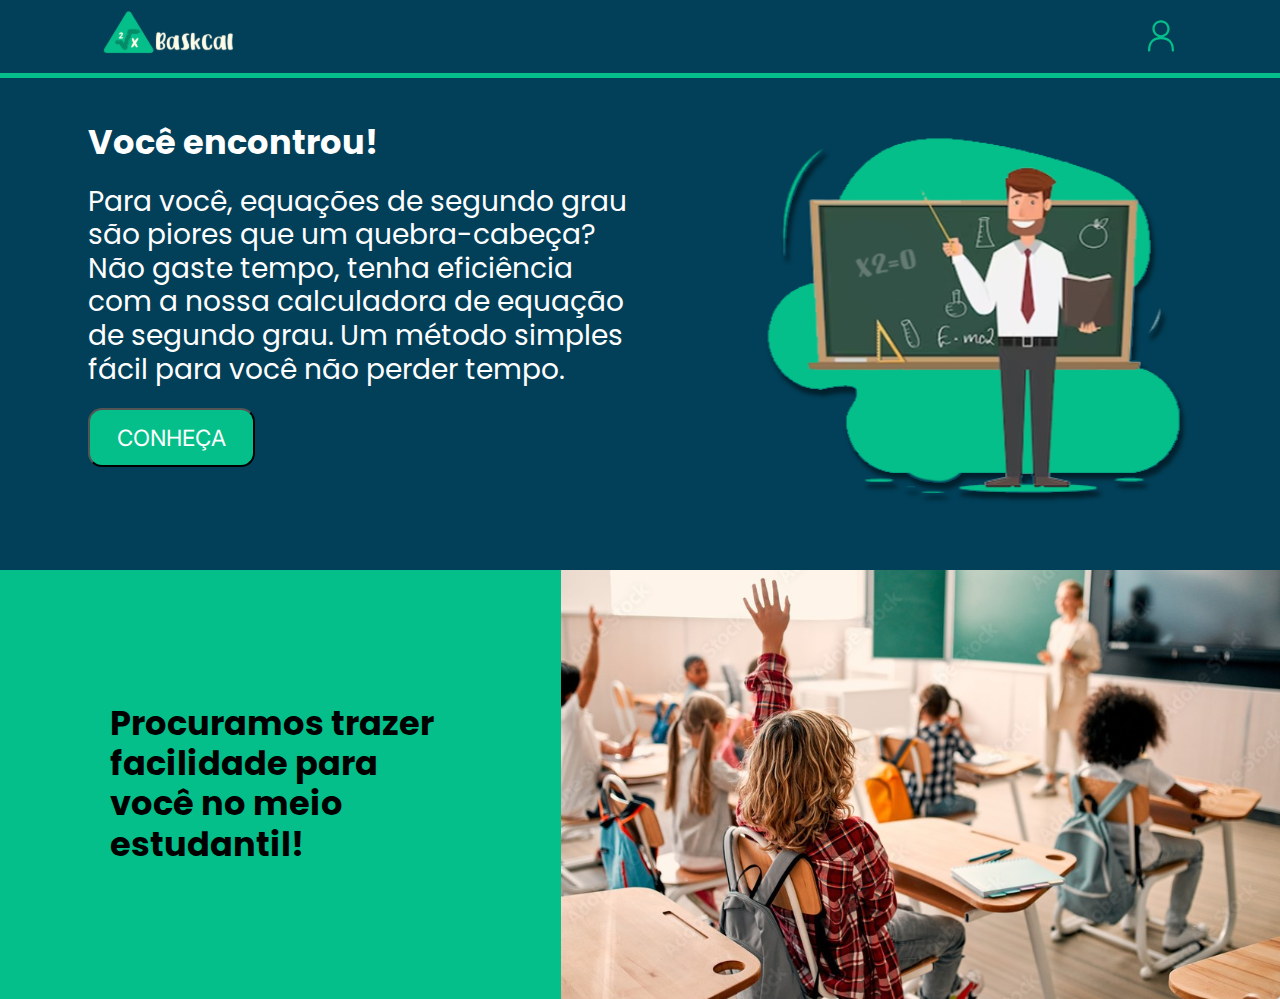
<file: Trabalho Interdiciplinar 1° Semestre ETEC - HAS/index.html>
<!DOCTYPE html>
<html lang="pt-br">
<head>

    <meta charset="UTF-8">
    <meta name="viewport" content="width=device-width, initial-scale=1.0">

    <title>BaskCal</title>

    <link rel="stylesheet" href="css/style.css">
    <link rel="shortcut icon" href="img/logoIcon.svg" type="image/x-icon">
    <script src="js/drodown.js" defer></script>
</head>
<body>

    <nav class="menu">
        <div>
            <img class="logo-backal" src="img/baskhaIcon.svg" alt="">
        </div>
        <div>
            <button id="dropDownBtn" class="dropbtn"></button>

        </div>
    </nav>
    <div class="dropdown">
        <div id="myDropdown" class="dropdown-content">
            <img class="dropdownImage" src="img/dropdown.svg" alt="">
            <div class="drpDownTexto">
                Não é possivel acessar sua conta no momento.
            </div>
        </div>
    </div>

    <div class="content">
        <div class="content_txtAlign">
            <div class="titulo">
                Você encontrou!
            </div> 
            <div class="conteudo">
                Para você, equações de segundo grau são piores que um quebra-cabeça?
                Não gaste tempo, tenha eficiência com a nossa calculadora de equação de segundo grau. 
                Um método simples fácil para você não perder tempo.
            </div>
            <a href="calculadora.html">
                <button class="nextBtn">
                <span class="conheca">CONHEÇA</span> 
                </button>
            </a>
        </div>
        <div class="imagemPessoa">
            <img class="img" src="img/pessoa.svg" alt="">
        </div>
    </div>

    <footer class="container">
            <div class="textoRodape">
                Procuramos trazer <br> facilidade para <br> você no meio <br> estudantil!
            </div>
            <img src="img/imagemRodape.svg" alt="">
    </footer>

</body>
</html>
</file>
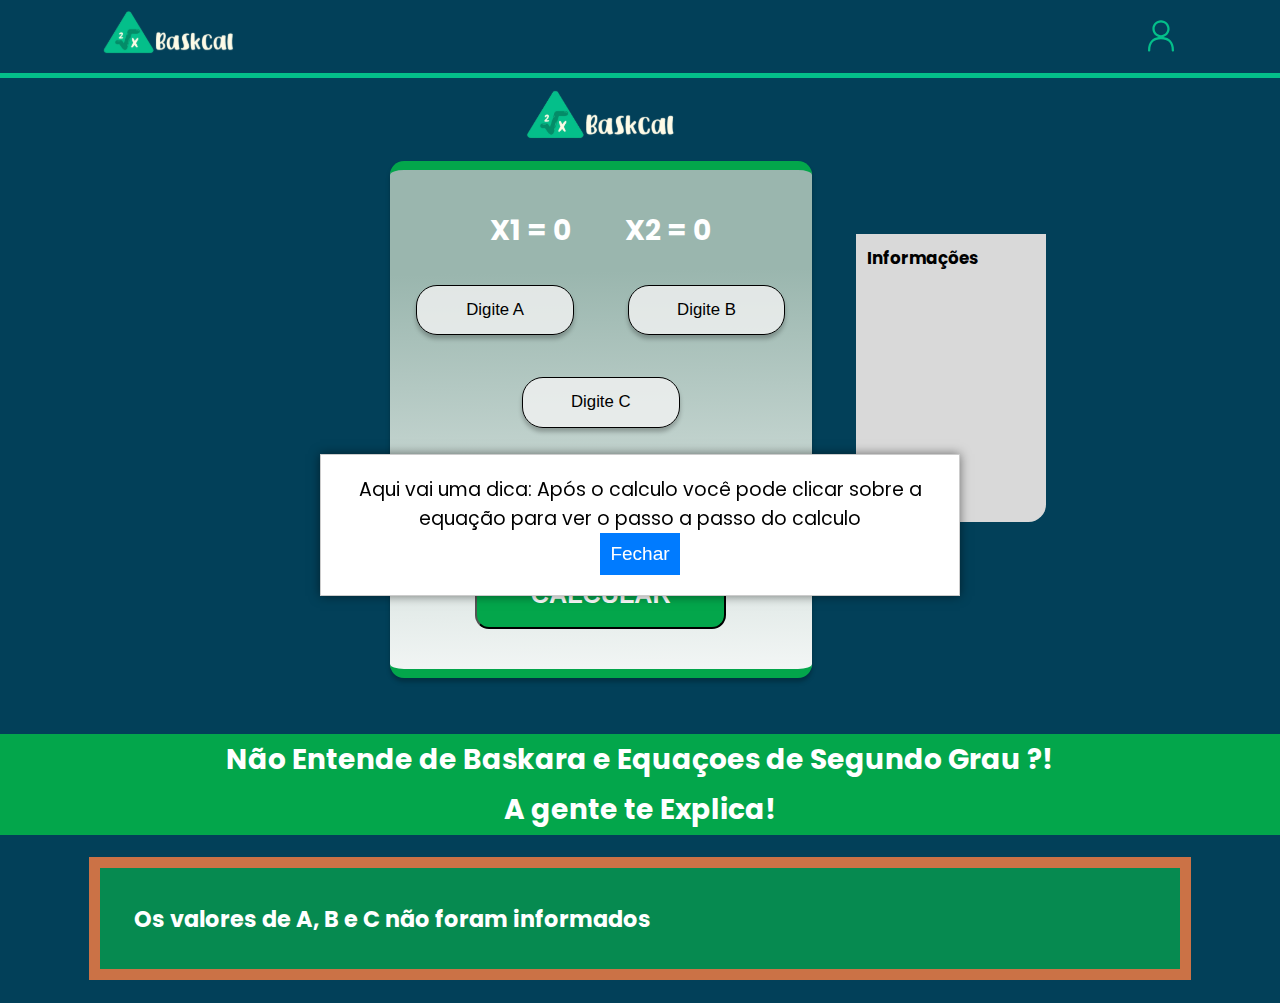
<file: Trabalho Interdiciplinar 1° Semestre ETEC - HAS/calculadora.html>
<!DOCTYPE html>
<html lang="pt-br">
<head>
    <meta charset="UTF-8">
    <meta name="viewport" content="width=device-width, initial-scale=1.0">

    <title>calculadora</title>

    <link rel="stylesheet" href="css/style2.css">
    <script src="js/script.js" defer></script>
    <script src="js/drodown.js" defer></script>
    <link rel="shortcut icon" href="img/logoIcon.svg" type="image/x-icon">
</head>
<body>

    <div class="coach-mark" id="coachMark">
        <p>
            Aqui vai uma dica: Após o calculo você pode clicar sobre a equação para ver o passo a passo do calculo
        </p>
        <button onclick="fecharCoachMark()">Fechar</button>
    </div>


    <nav class="menu">
        <div>
            <div><a href="index.html"><img class="logo-backal" src="img/baskhaIcon.svg" alt=""></a></div>
        </div>
        <div>
            <button id="dropDownBtn" class="dropbtn"></button>

        </div>
    </nav>
    <div class="dropdown">
        <div id="myDropdown" class="dropdown-content">
            <img class="dropdownImage" src="img/dropdown.svg" alt="">
            <div class="drpDownTexto">
                Não é possivel acessar sua conta no momento.
            </div>
        </div>
    </div>

    <div class="centerItens">
        <div class="calcAlign">

            <div class="logo" id="logo"><a href="index.html"><img src="img/baskhaIcon.svg" alt=""></a></div>

            <div class="internFrame">
                <span class="x" id="x1Resp">X1 = 0</span>
                <span class="x" id="x2Resp">X2 = 0</span>

                <input type="text" class="btn" id="aValue" placeholder="Digite A">
                <input type="text" class="btn" id="bValue" placeholder="Digite B">
                <input type="text" class="btn" id="cValue" placeholder="Digite C">

                <div class="txt" id="expArit">
                    <span id="express">Expressão aritimetica</span> <br>
                    <br>
                    <span id="delta">Valor delta</span> <br>
                </div>

                <button class="calcBtn" id="calcBtn"><span class="btnTxt">CALCULAR</span></button>

            </div>

        </div>
        <div class="info" id="info">Informações</div>
    </div>

    <div class="page2" id="page2">
        Não Entende de Baskara e Equaçoes de Segundo Grau ?! <br/>
        <br/>
        A gente te Explica!
    </div>

    <div class="lousa">
        <div class="lousa_texto">
            <div id="deltaLousa">
                Os valores de A, B e C não foram informados
            </div>
            <div id="baskLousa">

            </div>
            <div class="xSideBySide">
                <div id="x1Pos">
                </div>
                <div id="x2Pos">
                </div>
            </div>
            <span id="xResp"></span>
        </div>
    </div>
</body>
</html>
</file>
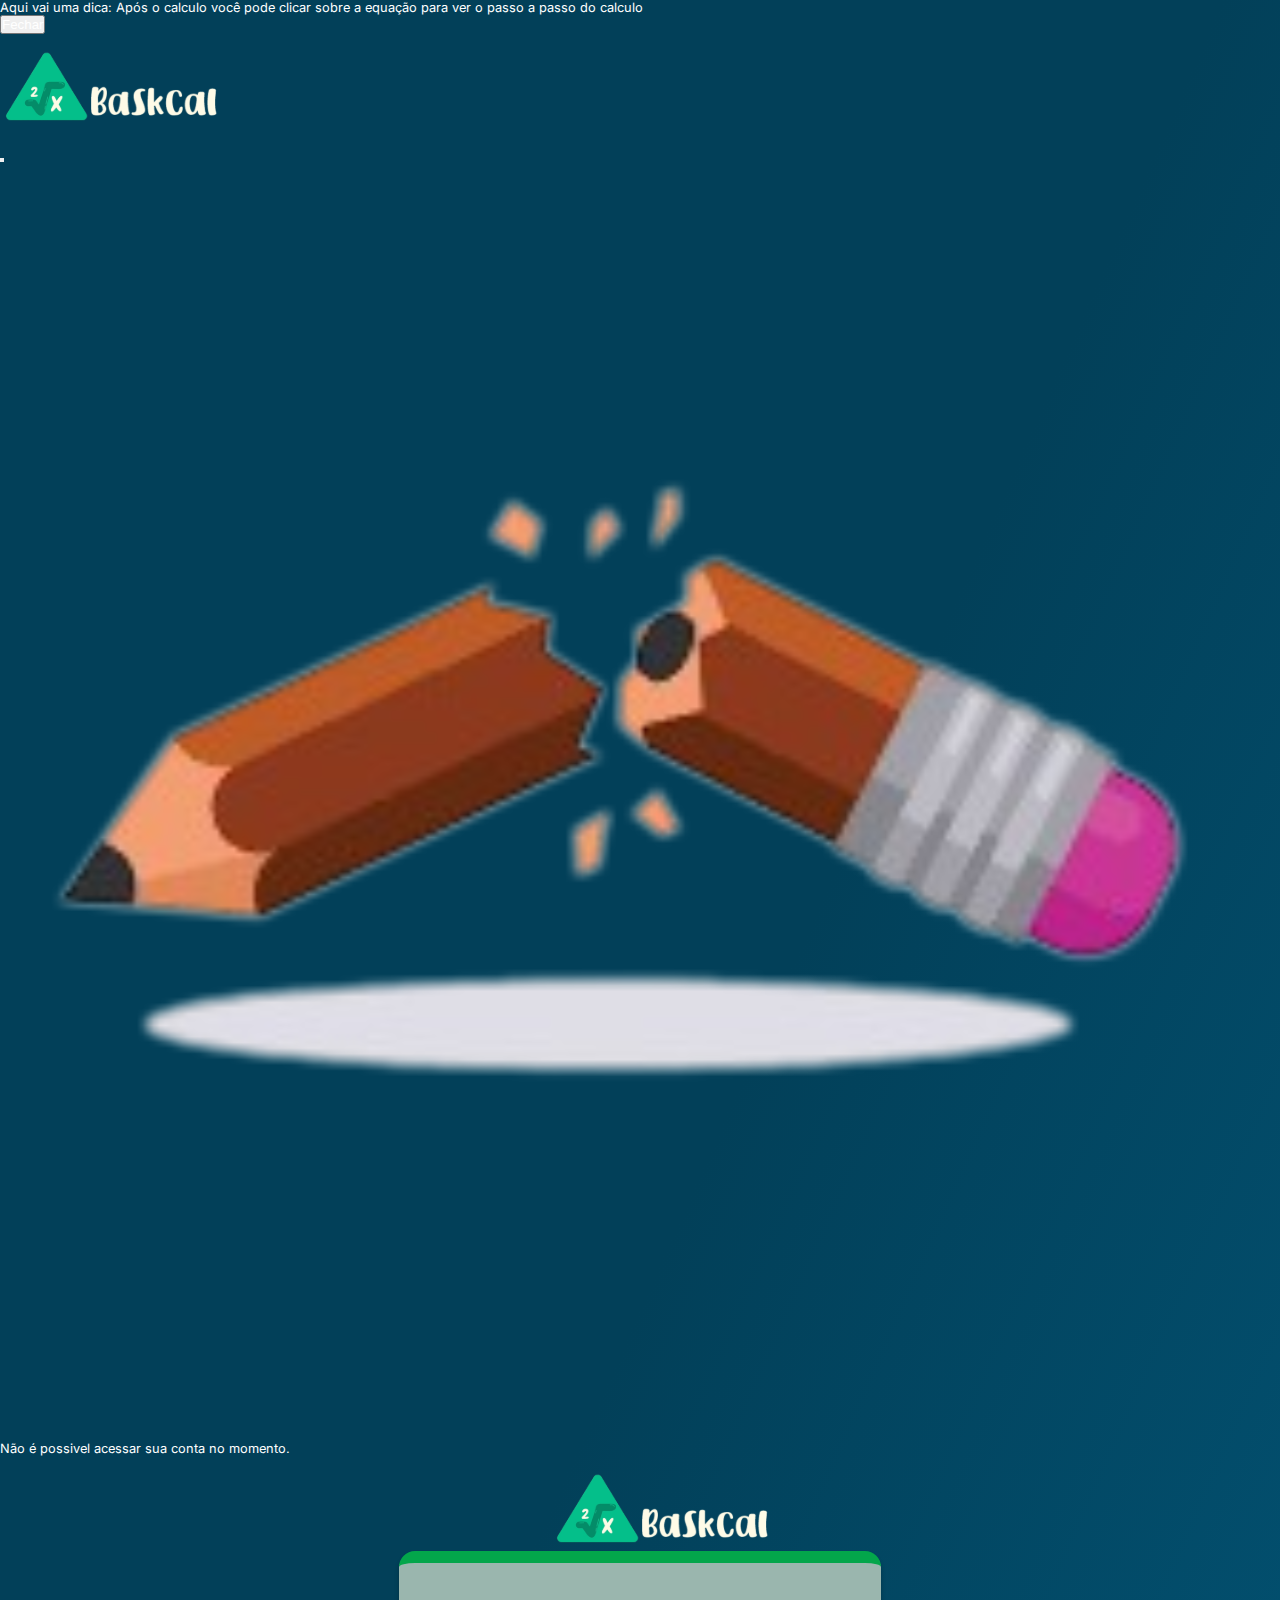
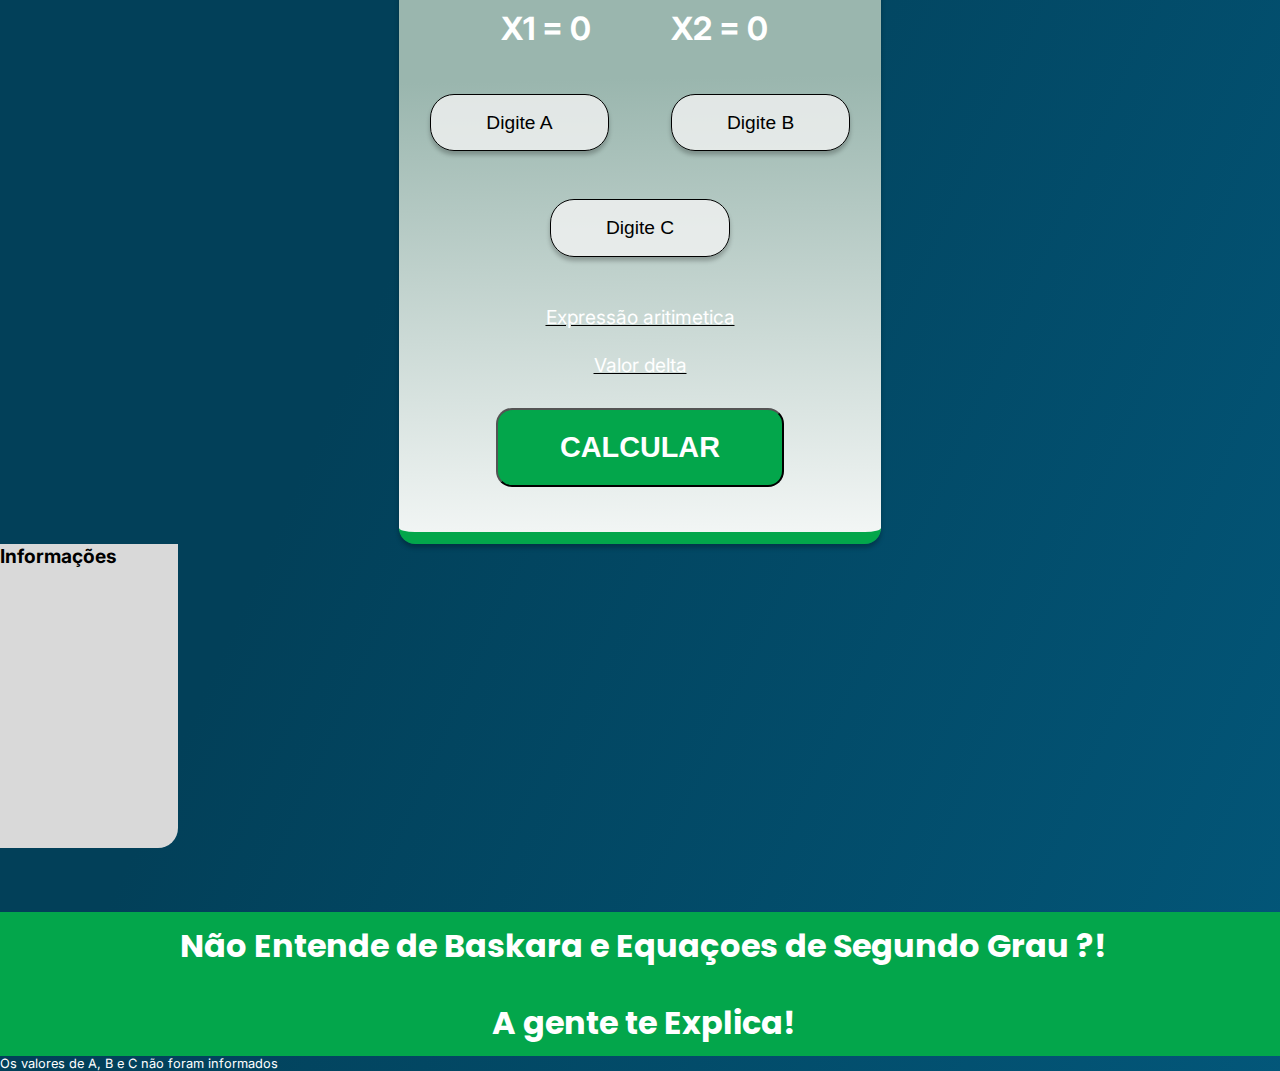
<file: Trabalho Interdiciplinar 1° Smestre/calculadora.html>
<!DOCTYPE html>
<html lang="pt-br">
<head>
    <meta charset="UTF-8">
    <meta name="viewport" content="width=device-width, initial-scale=1.0">

    <title>calculadora</title>

    <link rel="stylesheet" href="css/style2.css">
    <script src="js/script.js" defer></script>
    <script src="js/drodown.js" defer></script>
    <link rel="shortcut icon" href="img/logoIcon.svg" type="image/x-icon">
</head>
<body>

    <div class="coach-mark" id="coachMark">
        <p>
            Aqui vai uma dica: Após o calculo você pode clicar sobre a equação para ver o passo a passo do calculo
        </p>
        <button onclick="fecharCoachMark()">Fechar</button>
    </div>


    <nav class="menu">
        <div>
            <img class="logo-backal" src="img/baskhaIcon.svg" alt="">
        </div>
        <div>
            <button id="dropDownBtn" class="dropbtn"></button>

        </div>
    </nav>
    <div class="dropdown">
        <div id="myDropdown" class="dropdown-content">
            <img class="dropdownImage" src="img/dropdown.svg" alt="">
            <div class="drpDownTexto">
                Não é possivel acessar sua conta no momento.
            </div>
        </div>
    </div>

    <div class="centerItens">
        <div class="calcAlign">

            <div class="logo" id="logo"><a href="index.html"><img src="img/baskhaIcon.svg" alt=""></a></div>

            <div class="internFrame">
                <span class="x" id="x1Resp">X1 = 0</span>
                <span class="x" id="x2Resp">X2 = 0</span>

                <input type="text" class="btn" id="aValue" placeholder="Digite A">
                <input type="text" class="btn" id="bValue" placeholder="Digite B">
                <input type="text" class="btn" id="cValue" placeholder="Digite C">

                <div class="txt" id="expArit">
                    <span id="express">Expressão aritimetica</span> <br>
                    <br>
                    <span id="delta">Valor delta</span> <br>
                </div>

                <button class="calcBtn" id="calcBtn"><span class="btnTxt">CALCULAR</span></button>

            </div>

        </div>
        <div class="info" id="info">Informações</div>
    </div>

    <div class="page2" id="page2">
        Não Entende de Baskara e Equaçoes de Segundo Grau ?! <br/>
        <br/>
        A gente te Explica!
    </div>

    <div class="lousa">
        <div class="lousa_texto">
            <div id="deltaLousa">
                Os valores de A, B e C não foram informados
            </div>
            <div id="baskLousa">

            </div>
            <div class="xSideBySide">
                <div id="x1Pos">
                </div>
                <div id="x2Pos">
                </div>
            </div>
            <span id="xResp"></span>
        </div>
    </div>
</body>
</html>
</file>
<file: Trabalho Interdiciplinar 1° Semestre ETEC - HAS/css/style.css>
/*----------------------FORMATACAO GLOBAL-----------------------------------*/
@import url('https://fonts.googleapis.com/css2?family=Poppins&display=swap');
@import url('https://fonts.googleapis.com/css2?family=Inter&display=swap');
html {
  font-size: 70%; /* 80% de 16px é 12,80px */
}

* {
    color: #fff;
}

body {
    font-family: 'Poppins' , Arial, Helvetica, sans-serif;
    background: #024059;
    
    display: flex;
    flex-direction: column;
}
body, html, * {
    padding: 0;
    margin: 0;
}
/*----------------------MENU NAVEGACAO-----------------------------------*/
.menu {
    overflow: hidden;
    display: flex;
    padding: 0rem 8.9375rem;
    justify-content: space-between;
    align-items: center;

    border-bottom: 5px solid #04BF8A;
    background: #024059;

    position: sticky;
    top: 0;
}

.logo-backal {
    width: 12.1875rem;
    height: 6.0625rem;
    flex-shrink: 0;
}

.person-icon {
    width: 1.96131rem;
    height: 2.36431rem;
    flex-shrink: 0;
}

/*----------------------CONTEUDO PRINCIPAL-----------------------------------*/
.content {
    margin-top: 2rem;
    display: flex;
    padding: 0 7.875rem;
    justify-content: space-between;
    align-items: center;
}

.content_txtAlign {
    display: flex;
    height: 39.9375rem;
    flex-direction: column;
    align-items: flex-start;
    gap: 1.9375rem;
    margin-top: 2rem;
}

.titulo {
    font-size: 3rem;
    font-style: normal;
    font-weight: 700;
    line-height: 120%; /* 3.6rem */

    width: 29.125rem;
    flex-shrink: 0;
}

.conteudo {
    font-size: 2.5rem;
    font-style: normal;
    font-weight: 400;
    line-height: 120%; /* 3rem */
    
    width: 48.75rem;
    flex-shrink: 0;
    
}

.nextBtn {
    width: 14.9375rem;
    height: 5.3125rem;
    flex-shrink: 0;
    
    border-radius: 1.25rem;
    background: #04BF8A;
}

.nextBtn:hover::before {
    transform: scale(1.1);
    box-shadow: 0 0 30px #03a64a;
  }
  
.nextBtn:hover {
    color: #03a64a;
    box-shadow: 0 0 10px #03a64a;
    text-shadow: 0 0 10px #03a64a;
  }
  

.conheca {
    color: #FFF;
    font-family: Inter;
    font-size: 2rem;
    font-style: normal;
    font-weight: 400;
    line-height: normal;
}

.imagemPessoa {
    margin-top: -5rem;
    width: 40%;
    height: 40%;
}

.img {
    width: 100%;
    height: 100%;
}

/*----------------------------------RODAPE -----------------------------------*/
.container {
    background: #04BF8A;
    width: 100%;
    display: flex;
    align-items: center;
    gap: 1.5625rem;
    align-self: stretch;
}

.textoRodape {
    padding: 3rem 0.625rem;
    display: flex;
    width: 46.94%;
    flex-direction: column;
    justify-content: start;
    align-items: center;
    gap: 0.625rem;

    color: #000;
    text-align: left;
    font-size: 3rem;
    font-style: normal;
    font-weight: 700;
    line-height: 120%; /* 3.6rem */

}

.dropdown-content {

}

.dropdownImage {
    width: 14.25rem;
    height: 14.25rem;
    flex-shrink: 0;
}

.drpDownTexto {
    width: 23.8125rem;
    height: 13rem;
    flex-shrink: 0;

    color: #000;
    text-align: center;

    /* Titulos POP-UP */

    font-size: 2.0rem;
    font-style: normal;
    font-weight: 400;
    line-height: 120%; /* 3rem */
}


/* Dropdown Button */
.dropbtn {
    background: url("../img/personicon.svg") no-repeat;
    background-size: contain;
    color: white;
    padding: 16px;
    font-size: 16px;
    border: none;
    cursor: pointer;
}

/* Dropdown button on hover & focus */
.dropbtn:hover, .dropbtn:focus {
    background-color: #024059;
}

/* The container <div> - needed to position the dropdown content */
.dropdown {
    position: relative;
    display: inline-block;
}

/* Dropdown Content (Hidden by Default) */
.dropdown-content {
    position: absolute;
    min-width: 160px;
    z-index: 1;
    top: 100%; /* Position it below the button */
    right: 0; /* Align it with the left edge of the button */
    display: none;
    width: 23.5rem;
    height: 22.5625rem;
    padding: 0rem 2.8125rem;
    flex-direction: column;
    justify-content: space-between;
    align-items: center;

    border-radius: 1.875rem;
    background: #FFF;
    box-shadow: 0px 4px 4px 0px rgba(0, 0, 0, 0.25);
}

/* Show the dropdown menu when the "show" class is present */
.dropdown-content.show {
    display: inline-flex;

}



/* Links inside the dropdown */
.dropdown-content a {
    color: black;
    padding: 12px 16px;
    text-decoration: none;
    display: block;
}

/* Change color of dropdown links on hover */
.dropdown-content a:hover {background-color: #ddd;}

/* Show the dropdown menu (use JS to add this class to the .dropdown-content container when the user clicks on the dropdown button) */
.show {
    display: inline-flex;

}
</file>
<file: Trabalho Interdiciplinar 1° Semestre ETEC - HAS/css/style2.css>
/*----------------------FORMATACAO GLOBAL-----------------------------------*/
@import url('style.css');


/*-------------------------COACHMARK-----------------------------------------*/
.menu {
    position: relative;
}
.coach-mark {
    position: fixed;
    top: 50%;
    left: 50%;
    transform: translate(-50%, -50%);
    padding: 20px;
    background-color: #fff;
    border: 1px solid #ccc;
    box-shadow: 0 0 10px rgba(0, 0, 0, 0.5);
    z-index: 999;
    text-align: center;

    
}
.coach-mark * {
     color: #000;
    text-align: center;
    font-size: 1.7rem;
    font-weight: 400;
}

.coach-mark button {
    padding: 10px;
    background-color: #007bff;
    color: #fff;
    border: none;
    cursor: pointer;
}


/*--------------------------calculadora--------------------------------------*/

.centerItens {
    display: flex;
    justify-content: center;
    margin-left: 13.9375rem;
    align-items: center;
    flex-shrink: 0;


}
.calcAlign {
    margin-right: 4rem;
    display: flex;
    flex-direction: column;
    align-items: center;
    gap: 0.5625rem;
}

.logo {
    width: 13.875rem;
    height: 6.875rem;
}

.calc {
    display: flex;
    align-items: center;
    gap: 0.625rem;
}

.internFrame {
    display: flex;
    width: 35.125rem;
    padding: 3.5625rem 1.25rem;
    justify-content: center;
    align-items: center;
    align-content: center;
    gap: 3.75rem 4.8125rem;
    flex-wrap: wrap;



    border-radius: 1.25rem;
    border-top: 0.881rem solid #03A64B;
    border-bottom: 0.881rem solid #03A64B;
    background: linear-gradient(179deg, #9AB6AE 20.78%, #FFF 111.25%);
    box-shadow: 0 4px 4px 0 rgba(0, 0, 0, 0.25);
}

.info {
    padding: 1rem;
    width: 14.9375rem;
    height: 23.75rem;
    flex-shrink: 0; 
    border-radius: 0 0 1.5625rem 0;
    background: #D9D9D9;    
}

/*---------------------calc itens----------------*/

.x {
    height: 2.9375rem;
    flex-shrink: 0;  

    font-size: 2.5rem;
    font-weight: 700;
}



.btn {
    width: 13.875rem;
    height: 4.3125rem;
    border-radius: 1.875rem;


    border: 1px solid #000;
    background: rgba(242, 242, 242, 0.80);
    box-shadow: 0 4px 4px 0 rgba(0, 0, 0, 0.25);

    color: #000;
    text-align: center;
    font-size: 1.5rem;
    font-weight: 400;
}

.btn::placeholder {
    color: #000;
    text-align: center;
    font-size: 1.5rem;
    font-weight: 400;
    
}

.txt  {
    width: 30.75244rem;
    height: 4.32981rem;
    flex-shrink: 0;
    color: #000;
    
    text-align: center;
    font-size: 1.5rem;
    font-weight: 400;
    text-decoration-line: underline;
    
}
.txt * {
    width: 30.75244rem;
    height: 4.32981rem;
    flex-shrink: 0;
    color: #000;

    text-align: center;
    font-size: 1.5rem;
    font-weight: 400;
    text-decoration-line: underline;
}

.txt:hover {
    cursor: pointer;
}
.calcBtn {
    width: 22.426rem;
    height: 6.16669rem;

    border-radius: 1.25rem;
    background: #03A64B;
}

.btnTxt {
    
    left: 3.2825rem;
    top: 1.64669rem;

    font-size: 2.25rem;
    font-weight: 700;
    
}

.info {
    color: #000;
    font-size: 1.5rem;
    font-weight: 700;
    
}

.page2 {
    margin-top: 5rem;
    background: #03A64B;
    width: 100%;
    display: inline-flex;
    padding: 1.125rem 0;
    justify-content: center;
    align-items: center;
    gap: 0.625rem;

    color: #FFF;
    text-align: center;
    font-size: 2.5rem;
    font-style: normal;
    font-weight: 700;
    line-height: 90%; /* 3rem */

}


.lousa {
    display: flex;
    flex-direction: column;
    align-items: center;
    margin: 2rem 0 2rem 0 ;
}
.lousa * {
    vertical-align: top;
}

.lousa_texto {
    border: solid 1rem #CB7246;
    background-color: #068A50;
    width: 90.375rem;
    padding: 3rem;
}
.lousa_texto * {
    color: #ffffff;
    font-size: 2.0rem;
    font-style: normal;
    font-weight: 700;
    line-height: normal;


}

.fracao {
    display: inline-block;
    text-align: center;

}
#fracao {
 margin-top: 3rem;
}

.fracao hr {
    width: 100%;
    margin: 0;
    border: 1px solid white;
}

.xSideBySide {
    width: 100%;
    
    display: flex;
    justify-content: space-around;
}


/* -------------------------------------- teste de hover ---------------------------------*/

.calcBtn {
    transition: filter 0.4s ease;
}

  
.calcBtn:hover {
    filter: brightness(70%);
  }
</file>
<file: Trabalho Interdiciplinar 1° Smestre/css/style2.css>
/*----------------------FORMATACAO GLOBAL-----------------------------------*/
@import url('https://fonts.googleapis.com/css2?family=Poppins&display=swap');
@import url('https://fonts.googleapis.com/css2?family=Inter&display=swap');
html {
  font-size: 80%; /* 80% de 16px é 12,80px */
}

* {
    color: #fff;
}

body {
    font-family: 'Inter' , Arial, Helvetica, sans-serif;
    background: #024059;

    background: linear-gradient(114deg, #024059 49.5%, #03648C 129.54%);
}
body, html, * {
    padding: 0;
    margin: 0;
}
/*--------------------------calculadora--------------------------------------*/
.centerAll {
    display: flex;
    flex-direction: column;
    align-items: center;
    margin-left: 13.9375rem;
}
.itensAlign {
    display: flex;
    width: 54.3125rem;
    justify-content: space-between;
    align-items: center;
    flex-shrink: 0;
    
}
.calcAlign {
    display: flex;
    flex-direction: column;
    align-items: center;
    gap: 0.5625rem;
}

.logo {
    width: 13.875rem;
    height: 6.875rem;
}

.calc {
    display: flex;
    align-items: center;
    gap: 0.625rem;
}

.internFrame {
    display: flex;
    width: 35.125rem;
    padding: 3.5625rem 1.25rem;
    justify-content: center;
    align-items: center;
    align-content: center;
    gap: 3.75rem 4.8125rem;
    flex-wrap: wrap;

    border-radius: 1.25rem;
    border-top: 12.5px solid #03A64B;
    border-bottom: 12.5px solid #03A64B;
    background: linear-gradient(179deg, #9AB6AE 20.78%, #FFF 111.25%);
    box-shadow: 0px 4px 4px 0px rgba(0, 0, 0, 0.25);
}

.info {
    width: 13.9375rem;
    height: 23.75rem;
    flex-shrink: 0; 
    border-radius: 0rem 0rem 1.5625rem 0rem;
    background: #D9D9D9;    
}

/*---------------------calc itens----------------*/

.x {
    width: 8.4375rem;
    height: 2.9375rem;
    flex-shrink: 0;  

    font-size: 2.5rem;
    font-weight: 700;
}



.btn {
    width: 13.875rem;
    height: 4.3125rem;
    border-radius: 1.875rem;


    border: 1px solid #000;
    background: rgba(242, 242, 242, 0.80);
    box-shadow: 0px 4px 4px 0px rgba(0, 0, 0, 0.25);

    color: #000;
    text-align: center;
    font-size: 1.5rem;
    font-weight: 400;
}

.btn::placeholder {
    color: #000;
    text-align: center;
    font-size: 1.5rem;
    font-weight: 400;
    
}

.txt {
    width: 30.75244rem;
    height: 4.32981rem;
    flex-shrink: 0;
    color: #000;
    
    text-align: center;
    font-size: 1.5rem;
    font-weight: 400;
    text-decoration-line: underline;
    
}

.calcBtn {
    width: 22.426rem;
    height: 6.16669rem;

    border-radius: 1.25rem;
    background: #03A64B;
}

.btnTxt {
    
    left: 3.2825rem;
    top: 1.64669rem;

    font-size: 2.25rem;
    font-weight: 700;
    
}

.info {
    color: #000;
    font-size: 1.5rem;
    font-weight: 700;
    
}

.page2 {
    margin-top: 5rem;
    background: #03A64B;
    width: 80%;
    display: inline-flex;
    padding: 1.125rem 10.25rem;
    justify-content: center;
    align-items: center;
    gap: 0.625rem;

    color: #FFF;
    text-align: center;
    font-family: Poppins;
    font-size: 2.5rem;
    font-style: normal;
    font-weight: 700;
    line-height: 120%; /* 3rem */
}

.louusa {
    display: flex;
    flex-direction: column;
    align-items: center;
    margin: 2rem 0 2rem 0 ;
    
}

.louusa_texto {
    border: solid 1rem #CB7246;
    background-color: #068A50;
    width: 90.375rem;
    height: 56.125rem;
    padding: 2rem;
    

    color: #000;
    font-family: Poppins;
    font-size: 2.5rem;
    font-style: normal;
    font-weight: 700;
    line-height: normal;
}
</file>
